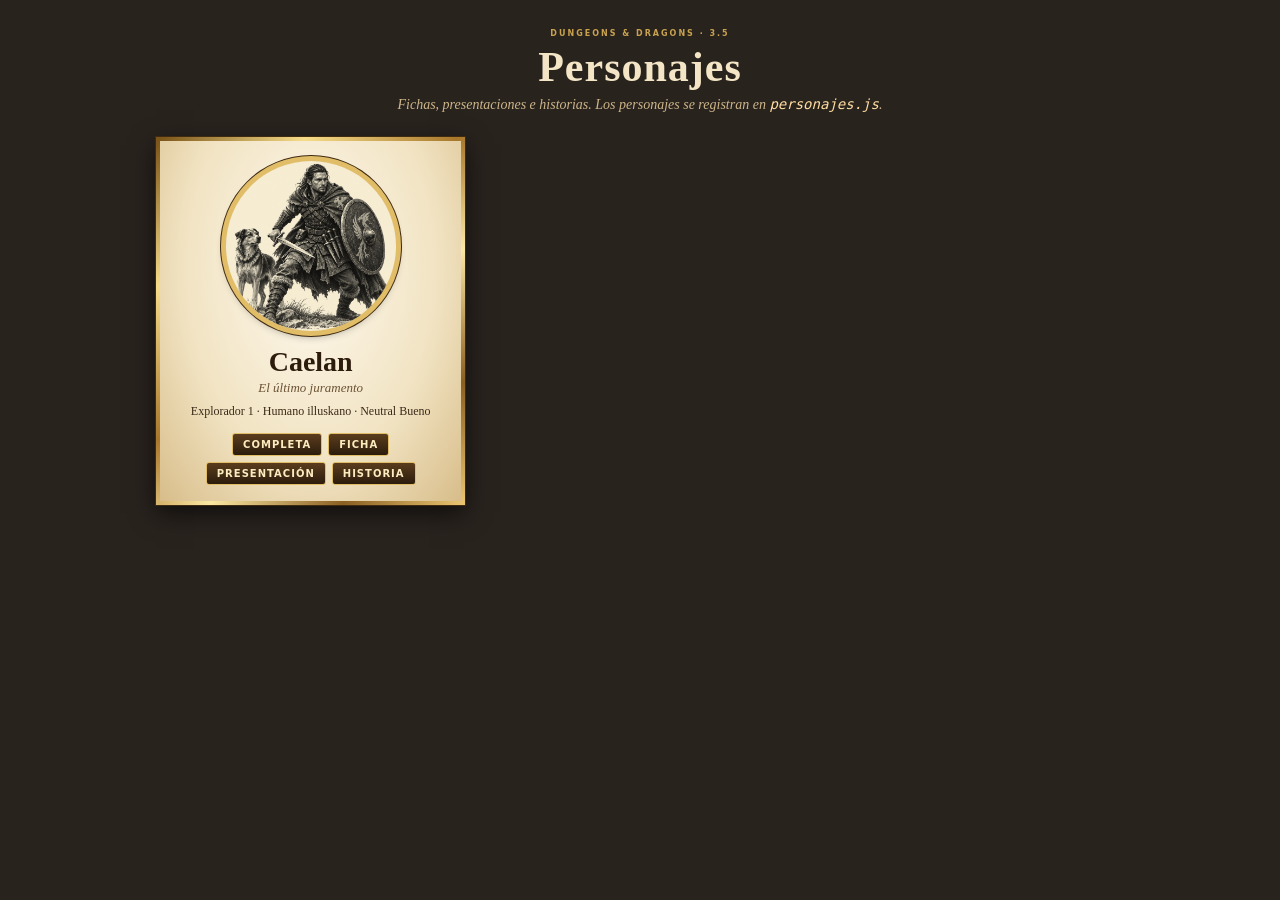
<file: index.html>
<!doctype html>
<html lang="es">
<head>
<meta charset="utf-8">
<meta name="viewport" content="width=device-width,initial-scale=1">
<title>Personajes · D&amp;D 3.5</title>
<link rel="stylesheet" href="styles.css">
<link rel="stylesheet" href="theme.css">
</head>
<body>
<main class="roster">
  <header class="roster-head">
    <div class="eyebrow">DUNGEONS &amp; DRAGONS · 3.5</div>
    <h1>Personajes</h1>
    <p>Fichas, presentaciones e historias. Los personajes se registran en <code>personajes.js</code>.</p>
  </header>
  <div class="roster-grid" id="roster"></div>
</main>

<script src="personajes.js"></script>
<script src="indice.js"></script>
</body>
</html>
</file>
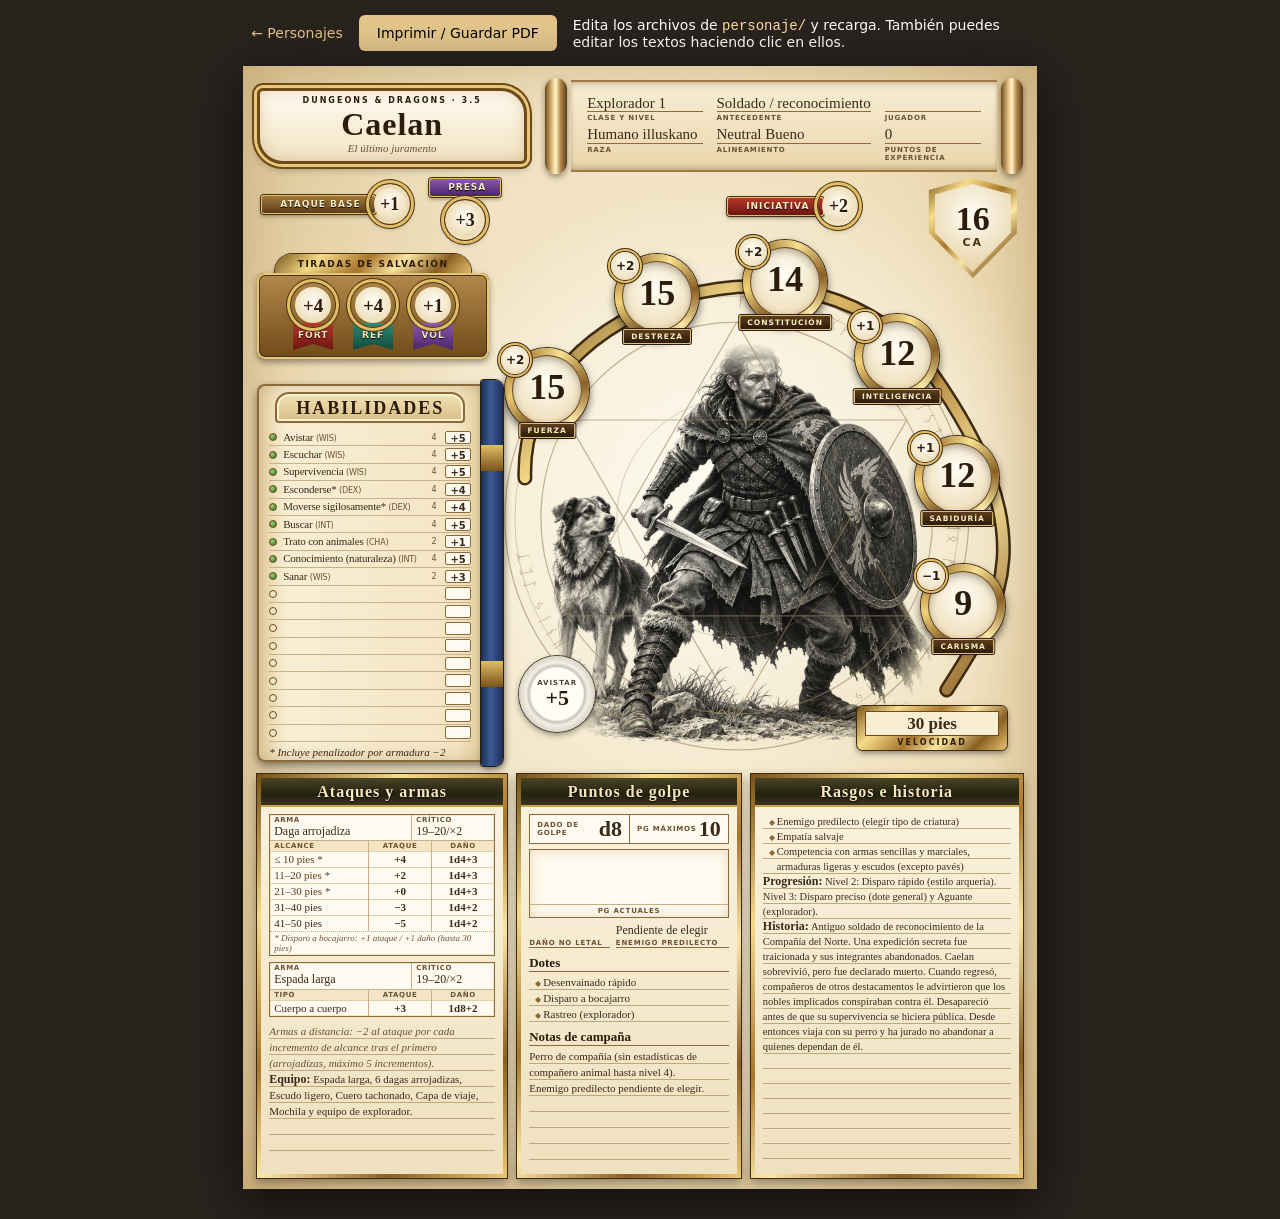
<file: caelan/ficha/index.html>
<!doctype html>
<html lang="es">
<head>
<meta charset="utf-8">
<meta name="viewport" content="width=device-width,initial-scale=1">
<title>Ficha D&amp;D 3.5</title>
<link rel="stylesheet" href="../../styles.css">
<link rel="stylesheet" href="../../theme.css">
</head>
<!-- Página genérica: sirve igual para cualquier personaje.
     data-root: raíz del proyecto · data-char: carpeta del personaje · data-view: todo | ficha | presentacion | historia -->
<body data-root="../../" data-char="../" data-view="ficha">
<div class="toolbar">
  <a class="back" href="../../index.html">← Personajes</a>
  <button onclick="window.print()">Imprimir / Guardar PDF</button>
  <span>Edita los archivos de <code>personaje/</code> y recarga. También puedes editar los textos haciendo clic en ellos.</span>
</div>

<!-- Todo el contenido se genera desde la carpeta personaje/ -->
<div id="app"></div>

<script src="../personaje/character-data.js"></script>
<script src="../personaje/presentacion.js"></script>
<script src="../personaje/historia.js"></script>
<script src="../../app.js"></script>
</body>
</html>
</file>
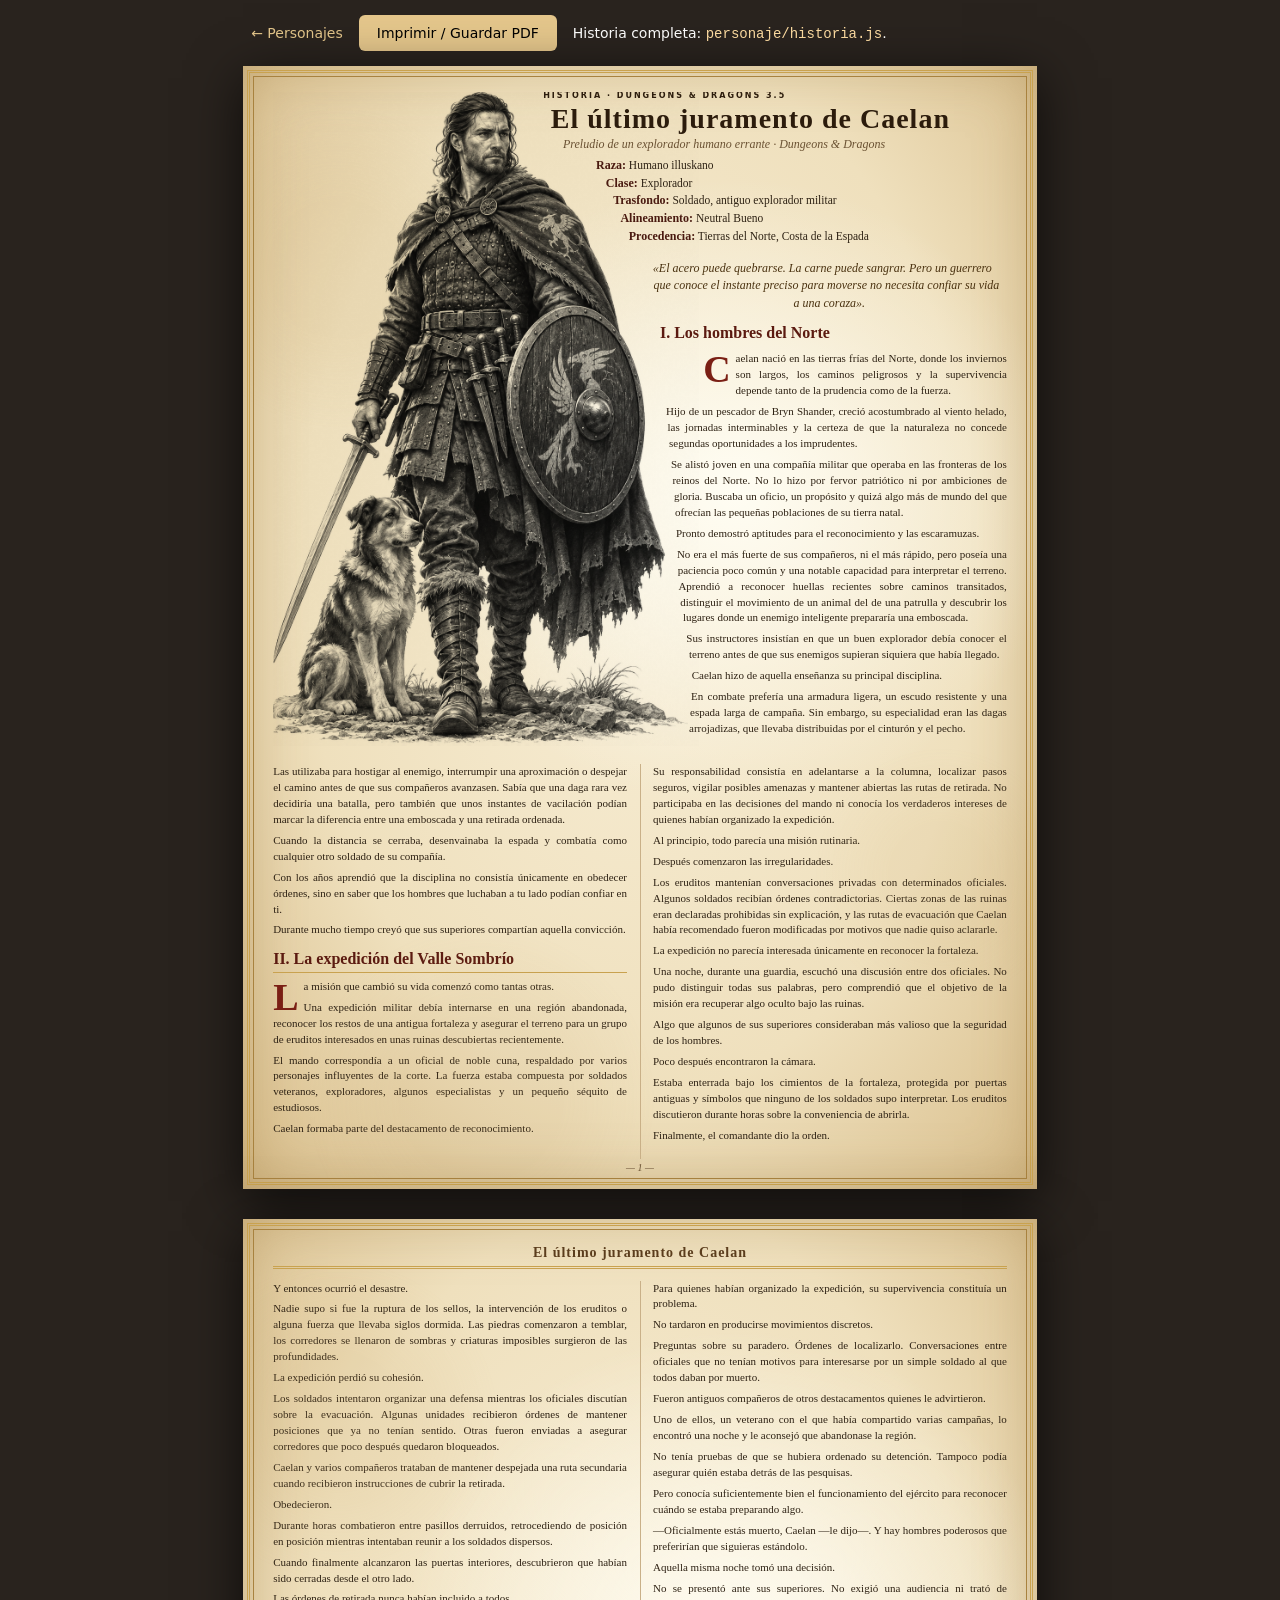
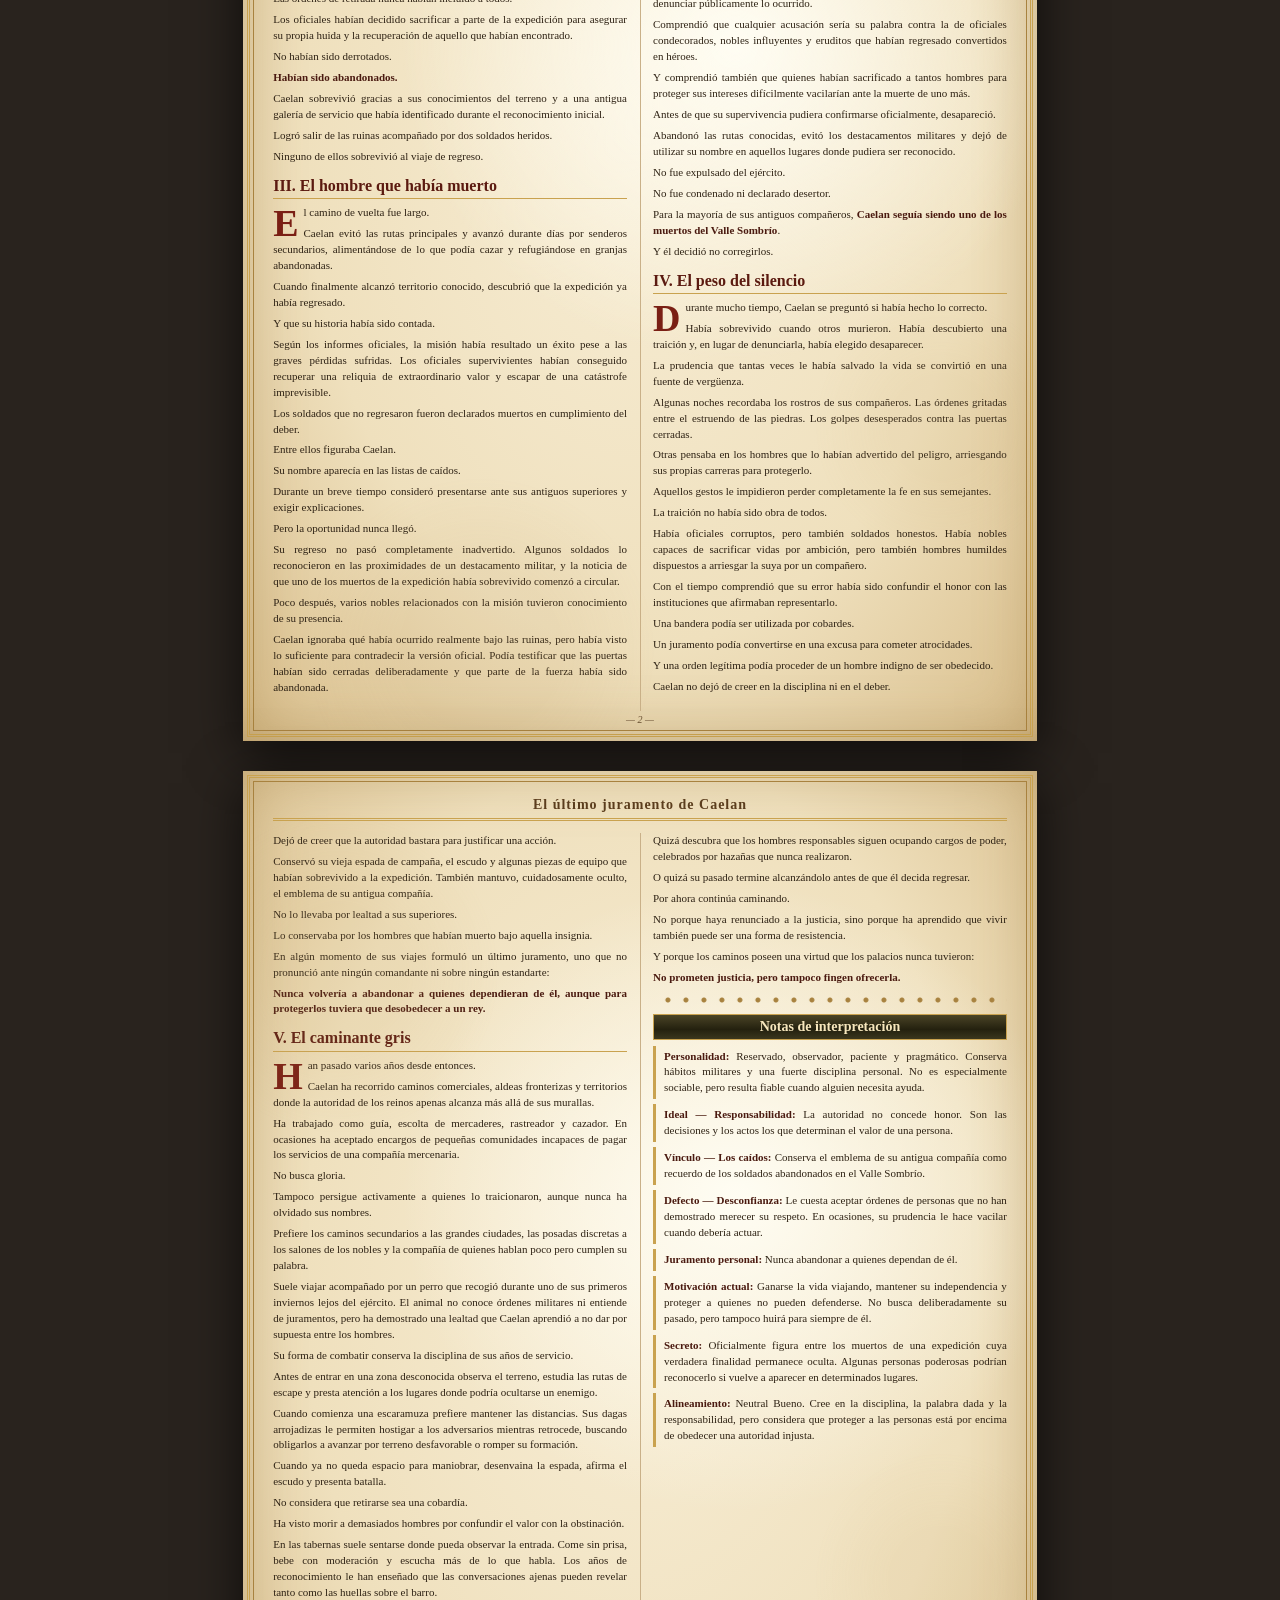
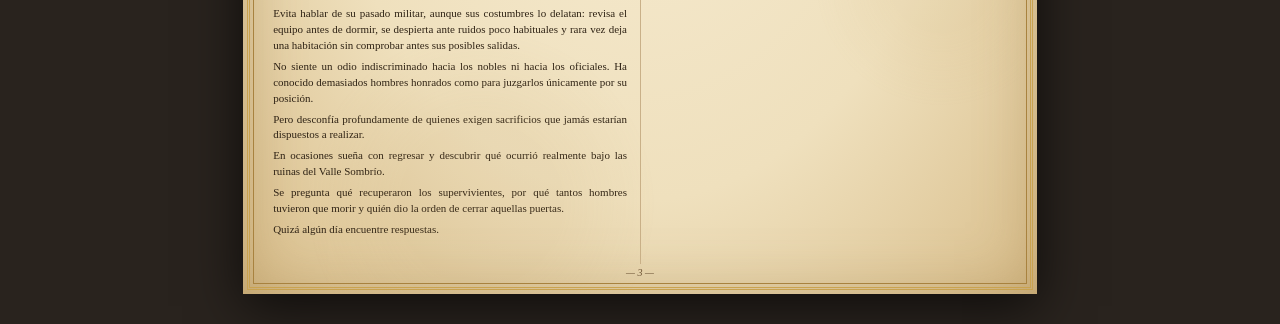
<file: caelan/historia/index.html>
<!doctype html>
<html lang="es">
<head>
<meta charset="utf-8">
<meta name="viewport" content="width=device-width,initial-scale=1">
<title>Ficha D&amp;D 3.5</title>
<link rel="stylesheet" href="../../styles.css">
<link rel="stylesheet" href="../../theme.css">
</head>
<!-- Página genérica: sirve igual para cualquier personaje.
     data-root: raíz del proyecto · data-char: carpeta del personaje · data-view: todo | ficha | presentacion | historia -->
<body data-root="../../" data-char="../" data-view="historia">
<div class="toolbar">
  <a class="back" href="../../index.html">← Personajes</a>
  <button onclick="window.print()">Imprimir / Guardar PDF</button>
  <span>Historia completa: <code>personaje/historia.js</code>.</span>
</div>

<!-- Todo el contenido se genera desde la carpeta personaje/ -->
<div id="app"></div>

<script src="../personaje/character-data.js"></script>
<script src="../personaje/presentacion.js"></script>
<script src="../personaje/historia.js"></script>
<script src="../../app.js"></script>
</body>
</html>
</file>
<file: styles.css>
/* Base: tipografía, barra de herramientas e impresión. El aspecto de la ficha está en theme.css */
*{box-sizing:border-box}
body{margin:0;background:#29231e;color:#302619;font:12px/1.35 Georgia,'Times New Roman',serif}
.toolbar{max-width:210mm;margin:15px auto;padding:0 8px;display:flex;align-items:center;gap:16px;color:#fff;font:14px system-ui}
.toolbar button{border:0;border-radius:6px;padding:10px 18px;background:#e4c68b;cursor:pointer;font:inherit;white-space:nowrap}
.toolbar code{color:#ffdda2}
.toolbar a.back{color:#e4c68b;text-decoration:none;white-space:nowrap}
.toolbar a.back:hover{text-decoration:underline}
.toolbar .pick{display:flex;align-items:center;gap:6px;white-space:nowrap}
.toolbar select{font:inherit;padding:6px 8px;border-radius:6px;border:1px solid #b48948;background:#3a312a;color:#fff}
[contenteditable=true]:focus{outline:2px dashed #b48948;background:#fff8d9}
@page{size:A4 portrait;margin:0}
@media(max-width:820px){.toolbar{flex-wrap:wrap;gap:8px;font-size:13px}}
@media print{
  html,body{background:#fff;margin:0;padding:0;print-color-adjust:exact;-webkit-print-color-adjust:exact}
  .toolbar{display:none}
}
</file>
<file: theme.css>
/* Ficha ilustrada sobre pergamino, inspirada en las hojas sample-*.jpg.
   Tamaño fijo A4 (210 × 297 mm ≈ 794 × 1123 px); el escenario central usa coordenadas en px.
   Genérico para cualquier personaje: el encuadre de las imágenes llega como variables
   (--portrait-top, --img-size, --img-top, --figure-w, --figure-h, --figure-shape)
   desde personaje/character-data.js → images. Aquí solo están los valores por defecto. */
:root{
  --portrait-top:100px;
  --img-size:90%;
  --img-top:4px;
  --figure-w:440px;
  --figure-h:660px;
  --figure-shape:inset(0);
  --ink:#3a2a18;
  --ink-soft:#6b5233;
  --paper:#f4e8cc;
  --paper-hi:#fffaf0;
  --gold:linear-gradient(135deg,#7a5418 0%,#f6dc8a 22%,#a8772c 45%,#fbe7a2 62%,#8a5f22 82%,#e9c470 100%);
  --gold-ring:conic-gradient(from 20deg,#f7e08f,#8a5f22,#fbe9a6,#6e4a18,#f3d27a,#9b6c28,#f7e08f);
  --plaque:linear-gradient(#5b3d1d,#2c1c0c);
  --bar:linear-gradient(#4a4426,#24210f 60%,#3a361d);
  --title:"Luminari","Trattatello","Papyrus","Palatino Linotype",Georgia,serif;
  --small:"Palatino Linotype",Palatino,Georgia,serif
}

/* ---------- Hoja ---------- */
.sheet{
  position:relative;
  width:210mm;height:297mm;
  margin:0 auto 30px;padding:14px;
  overflow:hidden;
  color:var(--ink);
  background-color:var(--paper);
  background-image:
    radial-gradient(ellipse 60% 40% at 62% 38%,#fffdf3 0,#fffdf300 70%),
    radial-gradient(ellipse at 50% 45%,#f8eed6 0,#efe0bd 60%,#d8bd8a 100%);
  box-shadow:0 12px 50px #000a,inset 0 0 60px #9c7a4366
}
.sheet:before{ /* manchas suaves del pergamino */
  content:"";position:absolute;inset:0;pointer-events:none;opacity:.35;
  background:
    radial-gradient(circle at 12% 18%,#c9a86a55 0 6%,transparent 14%),
    radial-gradient(circle at 88% 72%,#c9a86a44 0 5%,transparent 12%),
    radial-gradient(circle at 30% 92%,#b8935544 0 7%,transparent 15%)
}

/* ---------- Cabecera ---------- */
.head{position:relative;display:grid;grid-template-columns:270px 1fr;gap:18px;height:92px;margin-bottom:6px}
.nameplate{
  position:relative;align-self:center;
  padding:6px 16px 7px;text-align:center;
  background:linear-gradient(#fffaf0,#f1e3c2);
  border:3px solid #6e4a18;border-radius:6px 26px 6px 26px;
  box-shadow:0 0 0 3px #e7c879,0 0 0 5px #6e4a18,0 4px 10px #0006,inset 0 0 14px #b08a4d55
}
.eyebrow{font:bold 8px/1 system-ui;letter-spacing:2px;color:#2c1c0c}
h1{margin:3px 0 0;font:700 32px/1.05 var(--title);color:#2c1c0c;letter-spacing:1px}
.subtitle{font:italic 11px var(--small);color:var(--ink-soft)}

.scroll{position:relative;padding:0 26px}
.scroll:before,.scroll:after{ /* rodillos del pergamino */
  content:"";position:absolute;top:-2px;bottom:-2px;width:22px;border-radius:11px;
  background:linear-gradient(90deg,#6e4a18,#e9c98a 35%,#fff1c8 50%,#b48a4c 70%,#5b3d1d);
  box-shadow:0 3px 6px #0006
}
.scroll:before{left:0}.scroll:after{right:0}
.scroll-body{
  height:100%;padding:10px 16px 6px;
  background:linear-gradient(#f9eed4,#e9d6ad);
  border-top:2px solid #a07a3e;border-bottom:2px solid #a07a3e;
  box-shadow:inset 0 6px 10px -6px #6e4a1888,inset 0 -6px 10px -6px #6e4a1888
}
.identity{display:grid;grid-template-columns:1.2fr 1fr 1fr;gap:4px 14px;align-content:center}
.identity>div{display:flex;flex-direction:column}
.identity strong{display:block;min-height:17px;font:15px/1.1 var(--title);border-bottom:1px solid #8c6b3e;white-space:nowrap;overflow:hidden;text-overflow:ellipsis}
.identity small{font:bold 7px system-ui;letter-spacing:.8px;text-transform:uppercase;color:var(--ink-soft);margin-top:2px}

/* ---------- Escenario central ---------- */
.stage{position:relative;height:590px}
.stage-art{position:absolute;inset:0;width:100%;height:100%;pointer-events:none;z-index:1}
.magic{stroke:#9b8461;stroke-width:1.2;opacity:.6}
.magic text{fill:#8a7350;stroke:none;font-size:15px;letter-spacing:5px}
.arc,.arc-shadow{fill:none;stroke-linecap:round}
.arc-shadow{stroke:#3e2a10;stroke-width:15}
.arc{stroke:url(#goldArc);stroke-width:10}

.portrait{ /* ventana circular difuminada; posición con --portrait-top, imagen con --img-size y --img-top */
  position:absolute;z-index:0;left:250px;top:var(--portrait-top);width:460px;height:484px;overflow:hidden;
  mix-blend-mode:multiply; /* el fondo blanco del dibujo se funde con el pergamino */
  -webkit-mask-image:radial-gradient(ellipse 50% 50% at 50% 50%,#000 78%,transparent 94%);
          mask-image:radial-gradient(ellipse 50% 50% at 50% 50%,#000 78%,transparent 94%)
}
.portrait img{display:block;width:var(--img-size);height:auto;margin:var(--img-top) 0 0 calc((100% - var(--img-size)) / 2)}

/* Monedas (círculo dorado con número) */
.coin{
  display:grid;place-items:center;width:40px;height:40px;border-radius:50%;
  font:700 18px/1 var(--title);color:#2c1c0c;
  background:radial-gradient(circle at 50% 40%,#fffdf5,#efe0bd 70%,#d3b781);
  border:4px solid transparent;
  background-clip:padding-box;
  box-shadow:0 0 0 1px #4a3210,0 0 0 4px #e1bd68,0 0 0 5px #4a3210,0 3px 6px #0007
}
/* Cintas de las insignias */
.ribbon{
  display:inline-block;padding:4px 14px 4px 18px;
  font:bold 9px/1 system-ui;letter-spacing:1px;text-transform:uppercase;color:#fbecc0;
  text-shadow:0 1px 1px #000;white-space:nowrap;
  border:1px solid #e1bd68;border-radius:3px;
  box-shadow:0 0 0 1px #4a3210,0 2px 4px #0006
}
.ribbon.gold{background:linear-gradient(#a2783a,#5b3d1d)}
.ribbon.purple{background:linear-gradient(#8b5bb0,#4a2468)}
.ribbon.red{background:linear-gradient(#b8382d,#6a1510)}
.badge{position:absolute;z-index:3;display:flex;align-items:center}
.badge .coin{margin-left:-6px}
.b-bab{left:4px;top:6px}
.b-grapple{left:172px;top:0;flex-direction:column}
.b-grapple .coin{margin:3px 0 0}
.b-init{left:470px;top:8px}

/* Escudo de la CA */
.shield{
  position:absolute;z-index:3;right:6px;top:0;width:88px;height:100px;
  display:flex;flex-direction:column;align-items:center;justify-content:center;
  background:var(--gold);
  clip-path:polygon(50% 0,100% 12%,100% 55%,50% 100%,0 55%,0 12%);
  filter:drop-shadow(0 3px 4px #0008)
}
.shield:before{
  content:"";position:absolute;inset:6px;
  background:radial-gradient(circle at 50% 35%,#fffdf5,#e9d6ad 75%);
  clip-path:inherit
}
.shield b{position:relative;font:700 34px/1 var(--title);color:#2c1c0c;margin-top:-6px}
.shield span{position:relative;font:bold 11px system-ui;letter-spacing:2px;color:#4a3210}

/* Salvaciones */
.saves{position:absolute;z-index:3;left:0;top:76px;width:232px;height:118px}
.crest{
  margin:0 18px;padding:6px 0;text-align:center;
  font:bold 9px/1 system-ui;letter-spacing:1.5px;text-transform:uppercase;color:#2c1c0c;
  background:var(--gold);border-radius:30px 30px 6px 6px;
  box-shadow:0 0 0 1px #4a3210,0 3px 5px #0006
}
.save-row{
  display:flex;justify-content:center;gap:16px;margin-top:-2px;padding:10px 6px 0;
  background:linear-gradient(#b48a4c,#6e4a18);border-radius:8px;height:86px;
  box-shadow:inset 0 0 0 2px #e7c879,inset 0 0 0 3px #4a3210,0 3px 6px #0006
}
.save{display:flex;flex-direction:column;align-items:center}
.save .coin{width:44px;height:44px;font-size:19px;position:relative;z-index:1}
.flag{
  margin-top:-4px;width:40px;padding:8px 0 10px;text-align:center;
  font:bold 9px/1 system-ui;letter-spacing:1px;text-transform:uppercase;color:#fbecc0;text-shadow:0 1px 1px #000;
  clip-path:polygon(0 0,100% 0,100% 100%,50% 78%,0 100%)
}
.fort .flag{background:linear-gradient(#b8382d,#6a1510)}
.ref .flag{background:linear-gradient(#2f8a74,#124a3c)}
.will .flag{background:linear-gradient(#8b5bb0,#4a2468)}

/* Libro de habilidades */
.book{
  position:absolute;z-index:3;left:0;top:206px;width:236px;height:378px;
  padding:6px 22px 8px 10px;
  background:linear-gradient(90deg,#e8d4a6,#f8eed4 12%,#f4e6c4 85%,#d9c08a);
  border:2px solid #8a6a38;border-right:none;border-radius:8px 0 0 8px;
  box-shadow:0 4px 10px #0007,inset 0 0 18px #a0804a66
}
.book:after{ /* lomo azul con herrajes dorados */
  content:"";position:absolute;top:-6px;bottom:-6px;right:-10px;width:22px;border-radius:3px 8px 8px 3px;
  background:
    linear-gradient(#e1bd68,#7a5418) 0 18%/100% 26px no-repeat,
    linear-gradient(#e1bd68,#7a5418) 0 78%/100% 26px no-repeat,
    linear-gradient(90deg,#1c2f55,#3b5a92 45%,#1c2f55);
  box-shadow:0 0 0 1px #2c1c0c,2px 3px 6px #0007
}
.book-title{
  margin:0 6px 6px;padding:5px 0 4px;text-align:center;
  font:700 18px/1 var(--title);letter-spacing:2px;text-transform:uppercase;color:#2c1c0c;
  background:linear-gradient(#f3e3b8,#d8bd84);border:2px solid #8a6a38;border-radius:14px 14px 4px 4px;
  box-shadow:inset 0 0 0 2px #fff3d0
}
.book-lines{display:flex;flex-direction:column}
.skill{display:grid;grid-template-columns:10px 1fr 14px 26px;align-items:center;gap:4px;height:17.4px;border-bottom:1px solid #c9b088}
.skill span{font:11px/1 var(--title);letter-spacing:-.2px;white-space:nowrap;overflow:hidden;text-overflow:ellipsis}
.skill small{font:8px system-ui;color:var(--ink-soft)}
.skill em{font:normal 8px system-ui;color:var(--ink-soft);text-align:center}
.skill b{height:13px;font:bold 10px/13px system-ui;text-align:center;background:#fffaf0;border:1px solid #8a6a38;border-radius:2px}
.dot{width:8px;height:8px;border-radius:50%;border:1px solid #6e4a18;background:#f4e6c4}
.dot.on{background:radial-gradient(circle at 35% 35%,#9bd17a,#2f6b1e)}
.book-foot{margin-top:4px;font:italic 11px var(--title);color:var(--ink)}

/* Medallones de características: centro (--x, --y) sobre el arco */
.medal{
  --d:84px;
  position:absolute;z-index:2;width:var(--d);height:var(--d);
  left:calc(var(--x) - var(--d) / 2);top:calc(var(--y) - var(--d) / 2);
  padding:7px;border-radius:50%;background:var(--gold-ring);
  box-shadow:0 0 0 1px #3e2a10,0 4px 9px #000a
}
.medal .face{
  width:100%;height:100%;display:grid;place-items:center;border-radius:50%;
  font:700 36px/1 var(--title);color:#2c1c0c;padding-bottom:6px;
  background:radial-gradient(circle at 50% 38%,#fffdf5,#f1e3c2 65%,#d3b781);
  box-shadow:inset 0 0 0 1px #6e4a18,inset 0 3px 8px #0005
}
.medal .mod{
  position:absolute;left:-4px;top:-2px;width:28px;height:28px;display:grid;place-items:center;
  font:bold 12px/1 system-ui;font-style:normal;color:#2c1c0c;border-radius:50%;
  background:radial-gradient(circle at 50% 40%,#fffdf5,#e9d6ad);
  box-shadow:0 0 0 1px #3e2a10,0 0 0 3px #e1bd68,0 0 0 4px #3e2a10,0 2px 4px #0007
}
.medal .tag{
  position:absolute;left:50%;bottom:-6px;transform:translateX(-50%);
  padding:3px 7px;white-space:nowrap;
  font:bold 7.5px/1 system-ui;letter-spacing:1px;text-transform:uppercase;color:#fbecc0;
  background:var(--plaque);border:1px solid #e1bd68;border-radius:2px;
  box-shadow:0 0 0 1px #2c1c0c
}
.ab-str{--x:290px;--y:212px}
.ab-dex{--x:400px;--y:118px}
.ab-con{--x:528px;--y:104px}
.ab-int{--x:640px;--y:178px}
.ab-wis{--x:700px;--y:300px}
.ab-cha{--x:706px;--y:428px}

/* Ojo (Avistar) y velocidad */
.eye{
  position:absolute;z-index:3;left:262px;top:478px;width:76px;height:76px;border-radius:50%;
  display:flex;flex-direction:column;align-items:center;justify-content:center;
  background:radial-gradient(circle,#fffdf5 0 48%,#c9c4b8 52%,#f4efe4 58%,#9a9384 100%);
  box-shadow:0 0 0 1px #4a4438,0 3px 6px #0006
}
.eye small{font:bold 7px system-ui;letter-spacing:1px;text-transform:uppercase;color:#4a4438}
.eye b{font:700 22px/1 var(--title);color:#2c1c0c}
.speed{
  position:absolute;z-index:3;left:600px;top:528px;width:150px;padding:5px 0 0;text-align:center;
  background:var(--gold);border-radius:6px;box-shadow:0 0 0 1px #3e2a10,0 3px 6px #0007
}
.speed b{display:block;margin:0 8px;padding:3px 0;font:700 17px/1 var(--title);background:#f8eed4;border:1px solid #6e4a18}
.speed span{display:block;padding:3px 0;font:bold 8px/1 system-ui;letter-spacing:2px;text-transform:uppercase;color:#2c1c0c}

/* ---------- Paneles inferiores ---------- */
.bottom{display:grid;grid-template-columns:250px 1fr 272px;gap:10px;height:404px;margin-top:6px}
.card{
  position:relative;display:flex;flex-direction:column;min-height:0;overflow:hidden;
  padding:0 8px 8px;
  background:linear-gradient(#fbf3df,#efe1bf);
  border:4px solid transparent;border-image:var(--gold) 1;
  box-shadow:0 0 0 1px #3e2a10,0 4px 10px #0006
}
.bar{
  margin:0 -8px 7px;padding:6px 8px 5px;text-align:center;
  font:700 16px/1 var(--title);letter-spacing:1px;color:#f7e7bd;text-shadow:0 1px 2px #000;
  background:var(--bar);border-bottom:2px solid #c9a24f
}
.sub{margin:8px 0 2px;font:700 13px/1 var(--title);color:#2c1c0c;border-bottom:1px solid #8a6a38;padding-bottom:2px}
.label{font:700 12px var(--title)}

/* Papel pautado */
.lined{
  --lh:16px;
  margin:0;padding:0;line-height:var(--lh);font-size:11px;
  background:repeating-linear-gradient(transparent 0 calc(var(--lh) - 1px),#bfa77d calc(var(--lh) - 1px) var(--lh))
}
.lined p{margin:0}
.lined ul,ul.lined{margin:0;padding-left:14px;list-style:"◆ "}
.lined li::marker{color:#8a6a38;font-size:8px}

/* Armas */
.weapon{margin-bottom:6px;border:1px solid #8a6a38;background:#fffaf0;box-shadow:inset 0 0 0 1px #f4e6c4}
.w-row{display:grid;grid-template-columns:1fr 1fr 1fr}
.w-head{grid-template-columns:1.7fr 1fr}
.weapon label{display:block;padding:1px 4px 2px;font:bold 7px system-ui;letter-spacing:.6px;text-transform:uppercase;color:var(--ink-soft)}
.weapon label+label{border-left:1px solid #c9b088}
.weapon label span{display:block;font:12px/1.2 var(--small);letter-spacing:0;text-transform:none;color:var(--ink);white-space:nowrap}
.w-name span{font-weight:bold}
.w-table{width:100%;border-collapse:collapse;border-top:1px solid #c9b088}
.w-table th{padding:1px 4px;font:bold 7px system-ui;letter-spacing:.6px;text-transform:uppercase;color:var(--ink-soft);text-align:left;background:#f4e6c4}
.w-table td{padding:0 4px;height:15px;font:11px/15px var(--small);border-top:1px solid #e0cfa8}
.w-table th+th,.w-table td+td{border-left:1px solid #c9b088;text-align:center;width:28%}
.w-table td+td{font-weight:bold}
.w-table tr.bonus td:first-child{color:#5b3d1d}
.weapon small{display:block;padding:1px 4px 2px;font:italic 9px var(--small);color:var(--ink-soft);border-top:1px dotted #c9b088}
.attacks .lined{flex:1}
.note{color:var(--ink-soft);font-style:italic}

/* Puntos de golpe */
.hp-top{display:grid;grid-template-columns:1fr 1fr;border:1px solid #8a6a38;background:#fffaf0}
.hp-top>div{display:flex;align-items:center;justify-content:space-between;padding:3px 7px}
.hp-top>div+div{border-left:1px solid #8a6a38}
.hp-top small,.hp-current small,.hp-sub small{font:bold 7px system-ui;letter-spacing:.8px;text-transform:uppercase;color:var(--ink-soft)}
.hp-top b{font:700 22px/1 var(--title)}
.hp-current{margin-top:5px;text-align:center;border:1px solid #8a6a38;background:#fffaf0;box-shadow:inset 0 0 12px #c9a86a66}
.hp-current div{height:54px;font:700 36px/54px var(--title)}
.hp-current small{display:block;border-top:1px solid #c9b088;padding:2px 0}
.hp-sub{display:grid;grid-template-columns:1fr 1.4fr;gap:6px;margin-top:5px}
.hp-sub>div{border-bottom:1px solid #8a6a38;display:flex;flex-direction:column-reverse}
.hp-sub span{min-height:16px;font:12px var(--small)}
.vitals .notes{flex:1}

.traits .lined{flex:1;font-size:10.5px;--lh:15px}
.traits ul{margin-bottom:0}

/* ---------- Preludio ---------- */
.sheet.prelude{display:flex;flex-direction:column;padding:26px 30px 30px}
.sheet.prelude:after{ /* marco interior */
  content:"";position:absolute;inset:10px;pointer-events:none;
  border:1px solid #a8823f;outline:3px double #c9a24f;outline-offset:3px
}
.prose.pre-wrap{ /* zona superior de la primera hoja: una columna que rodea la figura */
  flex:none;height:var(--figure-h);column-count:1;margin-bottom:12px
}
.pre-figure{
  float:left;width:var(--figure-w);height:var(--figure-h);margin:-6px 4px 0 -14px;
  mix-blend-mode:multiply; /* el fondo blanco se funde con el pergamino */
  /* Contorno de la silueta para que el texto la rodee (images.figureShape en character-data.js) */
  shape-outside:var(--figure-shape);
  shape-margin:10px
}
.pre-wrap .lead::first-letter{margin-top:2px}
/* Junto a la figura los fondos y bordes de bloque pasarían por debajo de ella: se eliminan */
.pre-wrap .pre-meta{background:none;border:0;padding:0}
.pre-wrap .pre-title blockquote{border-top:0;padding-top:4px}
.prose.pre-wrap h2{border-bottom:0} /* más específico que .prose h2, que va después */
.pre-title{margin-bottom:12px}
.pre-title h1{margin:4px 0 2px;font-size:28px;line-height:1.1;text-align:left}
.pre-sub{margin:0 0 8px;font:italic 12px var(--small);color:var(--ink-soft)}
.pre-meta{padding:6px 10px;background:#fbf3df99;border:1px solid #c9a24f;border-left:4px solid #8a5f22}
.pre-meta p{margin:0;font:11.5px/1.55 var(--small)}
.pre-meta strong{font:700 12px var(--title);color:#5b3d1d}
.pre-title blockquote{
  margin:10px 0 0;padding:8px 6px 0;border-top:1px solid #c9a24f;
  font:italic 12px/1.45 var(--small);color:#4a3210;text-align:center
}
.pre-band{
  margin:0 0 12px;padding-bottom:5px;text-align:center;
  font:700 14px var(--title);letter-spacing:1px;color:#5b3d1d;border-bottom:3px double #c9a24f
}
.prose{
  flex:1 1 0;min-height:0;overflow:hidden;
  column-count:2;column-gap:26px;column-rule:1px solid #c9b088;column-fill:auto;
  font:11px/1.45 Georgia,'Times New Roman',serif;color:#2e2214;text-align:justify;hyphens:auto
}
.prose p{margin:0 0 5px}
.prose h2{
  margin:4px 0 6px;padding-bottom:3px;break-after:avoid;
  font:700 16px/1.15 var(--title);color:#5b1a10;border-bottom:1px solid #c9a24f;text-align:left
}
.prose h2:not(:first-child){margin-top:12px}
.prose .lead::first-letter{float:left;margin:3px 5px 0 0;font:700 38px/.8 var(--title);color:#7a1f14}
.prose strong{color:#4a1a10}
.prose hr{border:0;height:12px;margin:8px 0;background:radial-gradient(circle,#a8823f 0 2px,transparent 3px) center/18px 12px repeat-x}
.prose .notes-title{
  margin:6px 0 6px;padding:5px 8px;text-align:center;break-after:avoid;
  font:700 14px/1 var(--title);color:#f7e7bd;background:var(--bar);border:1px solid #c9a24f
}
.prose .trait{padding:3px 0 3px 8px;border-left:3px solid #c9a24f;font-size:11px;break-inside:avoid}
.pre-folio{position:absolute;left:0;right:0;bottom:16px;text-align:center;font:italic 10px var(--small);color:var(--ink-soft)}

/* ---------- Impresión ---------- */
@media print{
  .sheet{margin:0;box-shadow:none;zoom:1!important;break-inside:avoid}
  /* Salto de página antes de cada hoja que sigue a otra (sin hojas en blanco al principio ni al final) */
  main.sheet + #prelude .sheet:first-child,#prelude .sheet + .sheet{break-before:page}
}

/* ---------- Índice de personajes (index.html de la raíz) ---------- */
.roster{max-width:1000px;margin:30px auto;padding:0 16px}
.roster-head{text-align:center;color:#f3e5c5;margin-bottom:24px}
.roster-head .eyebrow{color:#c9a24f}
.roster-head h1{margin:6px 0;font:700 42px/1.1 var(--title);color:#f3e5c5}
.roster-head p{margin:0;font:italic 14px var(--small);color:#cdb58a}
.roster-head code{color:#ffdda2}
.roster-grid{display:grid;grid-template-columns:repeat(auto-fill,minmax(260px,1fr));gap:20px}
.roster-card{
  display:flex;flex-direction:column;align-items:center;text-align:center;
  padding:20px 16px 16px;color:var(--ink);
  background:radial-gradient(ellipse at 50% 35%,#fffaf0,#f1e3c2 60%,#d8bd8a);
  border:4px solid transparent;border-image:var(--gold) 1;
  box-shadow:0 0 0 1px #3e2a10,0 8px 24px #000a
}
.roster-portrait{
  display:block;width:170px;height:170px;border-radius:50%;overflow:hidden;
  background:#f8eed4;box-shadow:0 0 0 5px #e1bd68,0 0 0 6px #3e2a10,0 4px 10px #0007
}
.roster-portrait img{width:100%;height:100%;object-fit:cover;object-position:50% 20%;mix-blend-mode:multiply}
.roster-card h2{margin:16px 0 0;font:700 28px/1.1 var(--title)}
.roster-card h2 a{color:#2c1c0c;text-decoration:none}
.roster-sub{margin:2px 0 0;font:italic 13px var(--small);color:var(--ink-soft)}
.roster-meta{margin:8px 0 14px;font:12px var(--small)}
.roster-links{display:flex;flex-wrap:wrap;justify-content:center;gap:6px;margin-top:auto}
.roster-links a{
  padding:5px 10px;font:bold 10px system-ui;letter-spacing:1px;text-transform:uppercase;
  color:#fbecc0;text-decoration:none;background:var(--plaque);border:1px solid #e1bd68;border-radius:3px
}
.roster-links a:hover{background:linear-gradient(#7a5418,#3e2a10)}
.roster-missing{opacity:.75}
.roster-empty{color:#f3e5c5;text-align:center}
</file>
